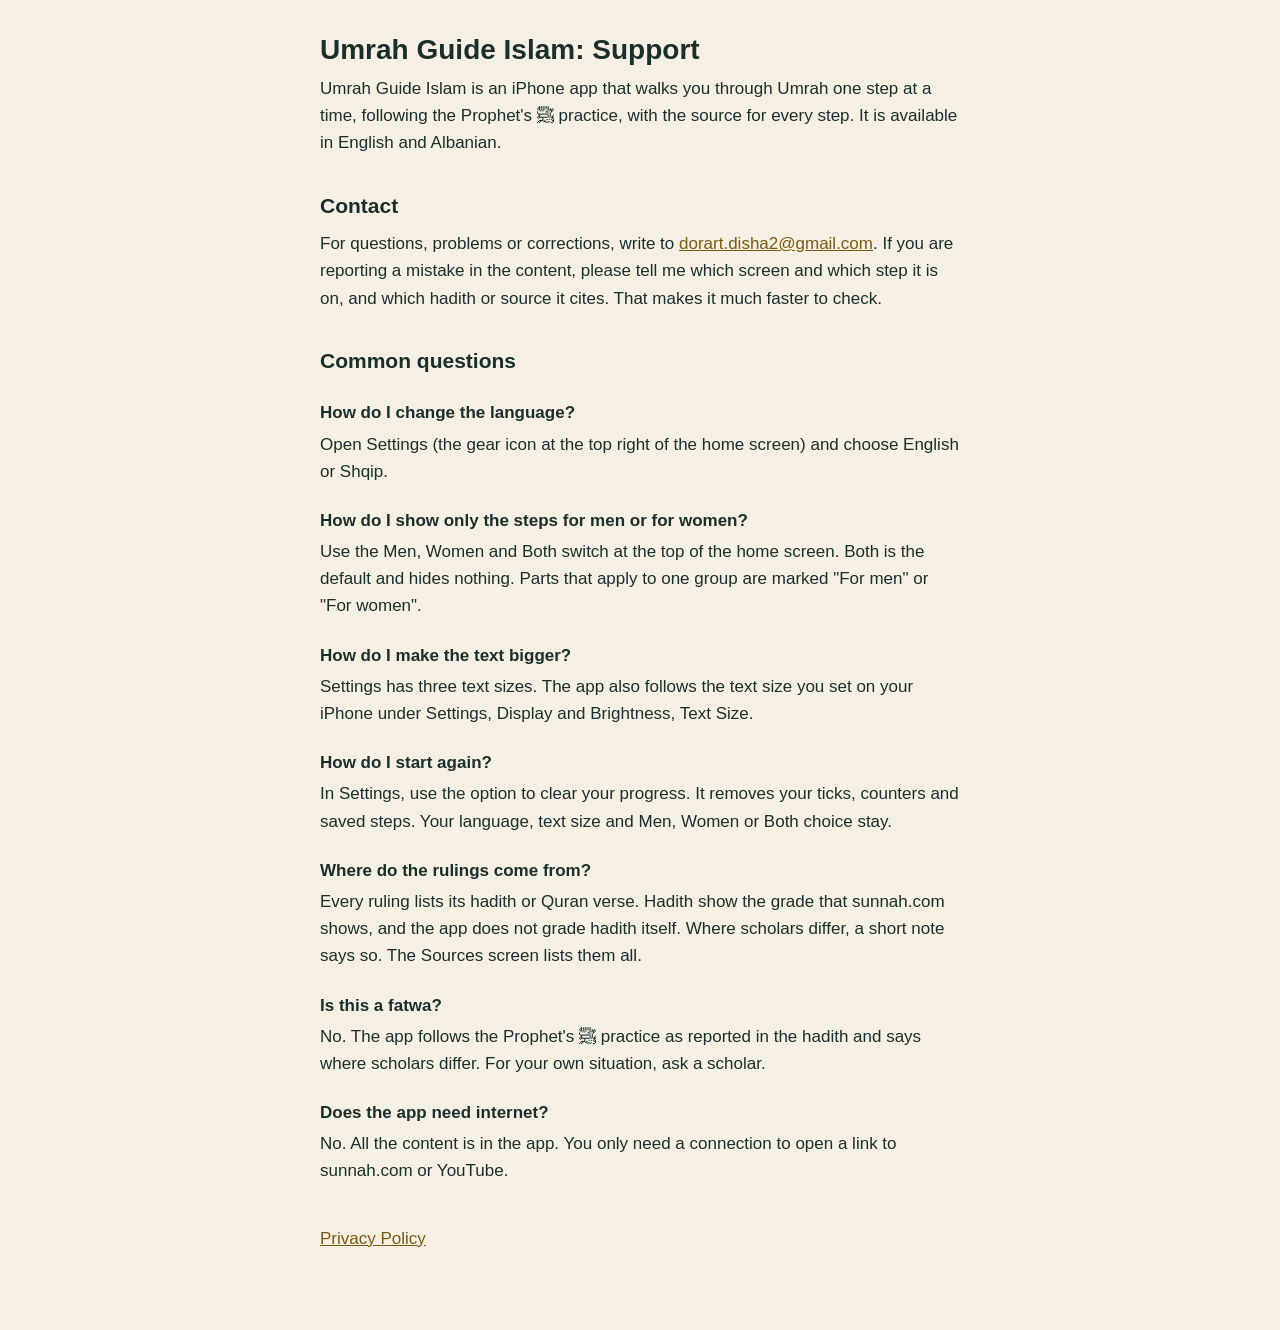
<file: index.html>
<!DOCTYPE html>
<html lang="en">
<head>
<meta charset="utf-8">
<meta name="viewport" content="width=device-width, initial-scale=1">
<title>Support - Umrah Guide Islam</title>
<link rel="stylesheet" href="style.css">
</head>
<body>
<main>
<h1>Umrah Guide Islam: Support</h1>
<p>Umrah Guide Islam is an iPhone app that walks you through Umrah one step at a time, following the Prophet's ﷺ practice, with the source for every step. It is available in English and Albanian.</p>

<h2>Contact</h2>
<p>For questions, problems or corrections, write to <a href="mailto:dorart.disha2@gmail.com">dorart.disha2@gmail.com</a>. If you are reporting a mistake in the content, please tell me which screen and which step it is on, and which hadith or source it cites. That makes it much faster to check.</p>

<h2>Common questions</h2>

<h3>How do I change the language?</h3>
<p>Open Settings (the gear icon at the top right of the home screen) and choose English or Shqip.</p>

<h3>How do I show only the steps for men or for women?</h3>
<p>Use the Men, Women and Both switch at the top of the home screen. Both is the default and hides nothing. Parts that apply to one group are marked "For men" or "For women".</p>

<h3>How do I make the text bigger?</h3>
<p>Settings has three text sizes. The app also follows the text size you set on your iPhone under Settings, Display and Brightness, Text Size.</p>

<h3>How do I start again?</h3>
<p>In Settings, use the option to clear your progress. It removes your ticks, counters and saved steps. Your language, text size and Men, Women or Both choice stay.</p>

<h3>Where do the rulings come from?</h3>
<p>Every ruling lists its hadith or Quran verse. Hadith show the grade that sunnah.com shows, and the app does not grade hadith itself. Where scholars differ, a short note says so. The Sources screen lists them all.</p>

<h3>Is this a fatwa?</h3>
<p>No. The app follows the Prophet's ﷺ practice as reported in the hadith and says where scholars differ. For your own situation, ask a scholar.</p>

<h3>Does the app need internet?</h3>
<p>No. All the content is in the app. You only need a connection to open a link to sunnah.com or YouTube.</p>

<p class="nav"><a href="privacy.html">Privacy Policy</a></p>
</main>
</body>
</html>
</file>
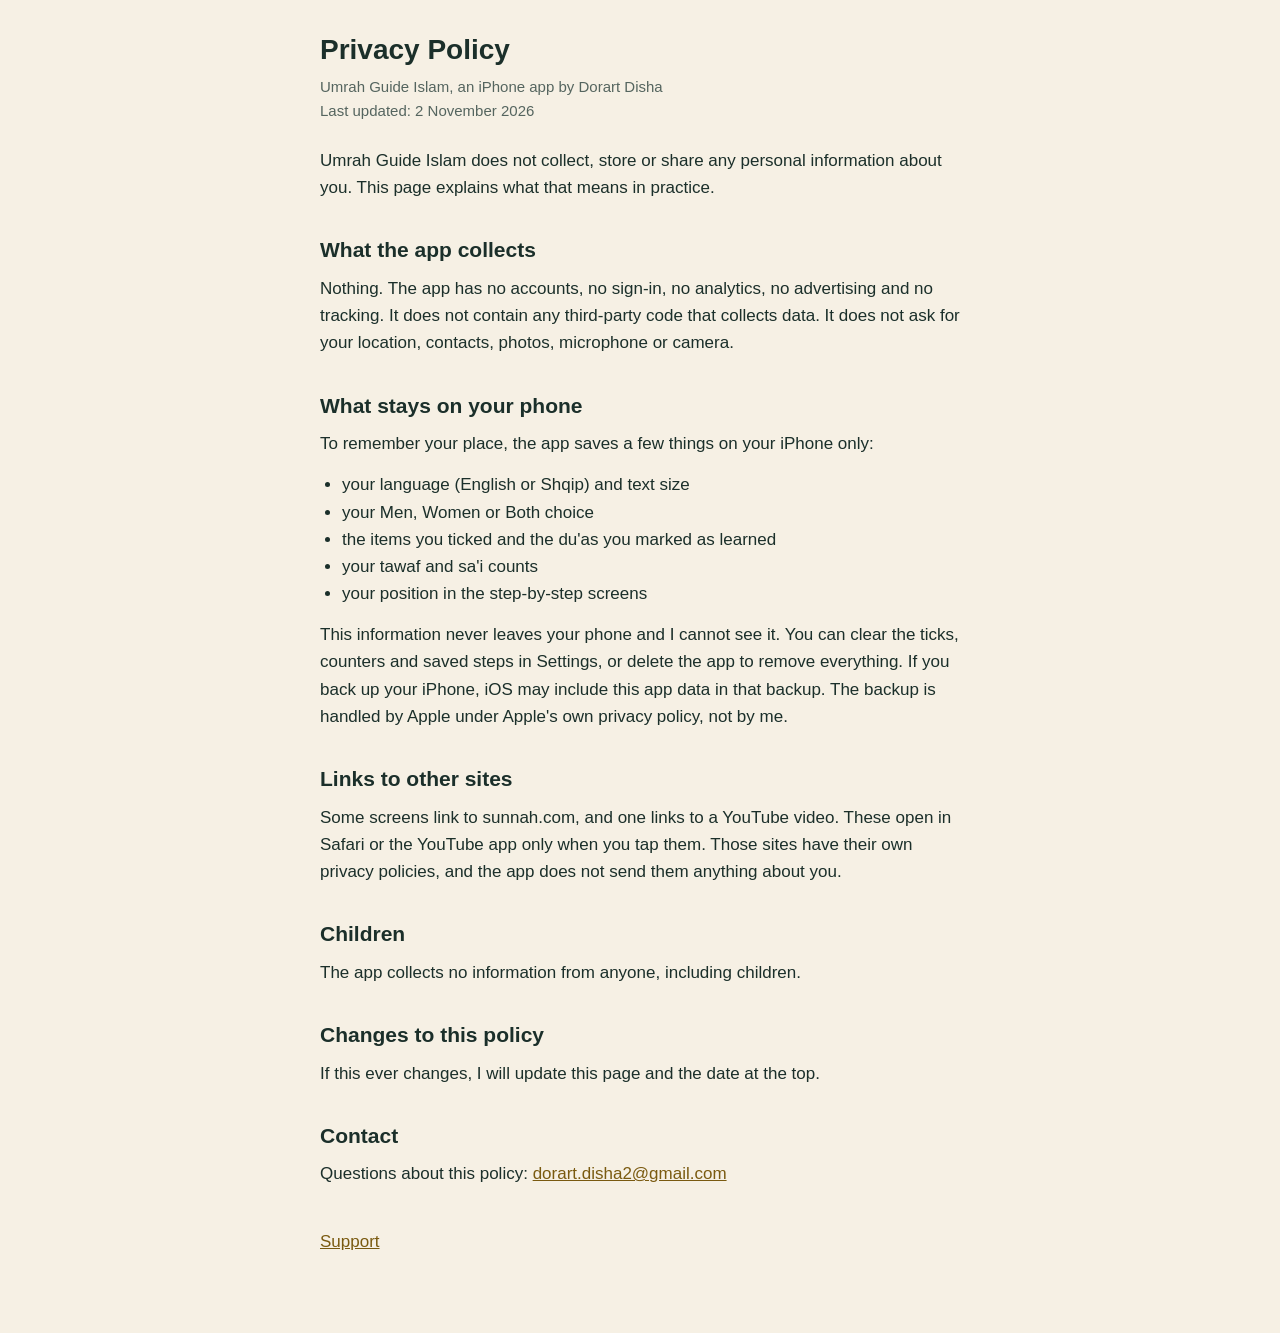
<file: privacy.html>
<!DOCTYPE html>
<html lang="en">
<head>
<meta charset="utf-8">
<meta name="viewport" content="width=device-width, initial-scale=1">
<title>Privacy Policy - Umrah Guide Islam</title>
<link rel="stylesheet" href="style.css">
</head>
<body>
<main>
<h1>Privacy Policy</h1>
<p class="meta">Umrah Guide Islam, an iPhone app by Dorart Disha<br>Last updated: 2 November 2026</p>

<p>Umrah Guide Islam does not collect, store or share any personal information about you. This page explains what that means in practice.</p>

<h2>What the app collects</h2>
<p>Nothing. The app has no accounts, no sign-in, no analytics, no advertising and no tracking. It does not contain any third-party code that collects data. It does not ask for your location, contacts, photos, microphone or camera.</p>

<h2>What stays on your phone</h2>
<p>To remember your place, the app saves a few things on your iPhone only:</p>
<ul>
<li>your language (English or Shqip) and text size</li>
<li>your Men, Women or Both choice</li>
<li>the items you ticked and the du'as you marked as learned</li>
<li>your tawaf and sa'i counts</li>
<li>your position in the step-by-step screens</li>
</ul>
<p>This information never leaves your phone and I cannot see it. You can clear the ticks, counters and saved steps in Settings, or delete the app to remove everything. If you back up your iPhone, iOS may include this app data in that backup. The backup is handled by Apple under Apple's own privacy policy, not by me.</p>

<h2>Links to other sites</h2>
<p>Some screens link to sunnah.com, and one links to a YouTube video. These open in Safari or the YouTube app only when you tap them. Those sites have their own privacy policies, and the app does not send them anything about you.</p>

<h2>Children</h2>
<p>The app collects no information from anyone, including children.</p>

<h2>Changes to this policy</h2>
<p>If this ever changes, I will update this page and the date at the top.</p>

<h2>Contact</h2>
<p>Questions about this policy: <a href="mailto:dorart.disha2@gmail.com">dorart.disha2@gmail.com</a></p>

<p class="nav"><a href="index.html">Support</a></p>
</main>
</body>
</html>
</file>
<file: style.css>
:root {
  --bg: #f6f0e4;
  --text: #1b2f2a;
  --dim: #55655f;
  --accent: #7a5a10;
}
@media (prefers-color-scheme: dark) {
  :root {
    --bg: #14201d;
    --text: #eef2ef;
    --dim: #a9b8b2;
    --accent: #d9b45a;
  }
}
* { box-sizing: border-box; }
body {
  margin: 0;
  background: var(--bg);
  color: var(--text);
  font: 17px/1.6 -apple-system, BlinkMacSystemFont, "Segoe UI", Roboto, Helvetica, Arial, sans-serif;
}
main {
  max-width: 680px;
  margin: 0 auto;
  padding: 32px 20px 64px;
}
h1 { font-size: 28px; line-height: 1.25; margin: 0 0 8px; }
h2 { font-size: 21px; margin: 32px 0 8px; }
h3 { font-size: 17px; margin: 22px 0 4px; }
p, ul { margin: 0 0 14px; }
ul { padding-left: 22px; }
a { color: var(--accent); }
.meta { color: var(--dim); font-size: 15px; margin-bottom: 24px; }
.nav { margin-top: 40px; }
</file>
